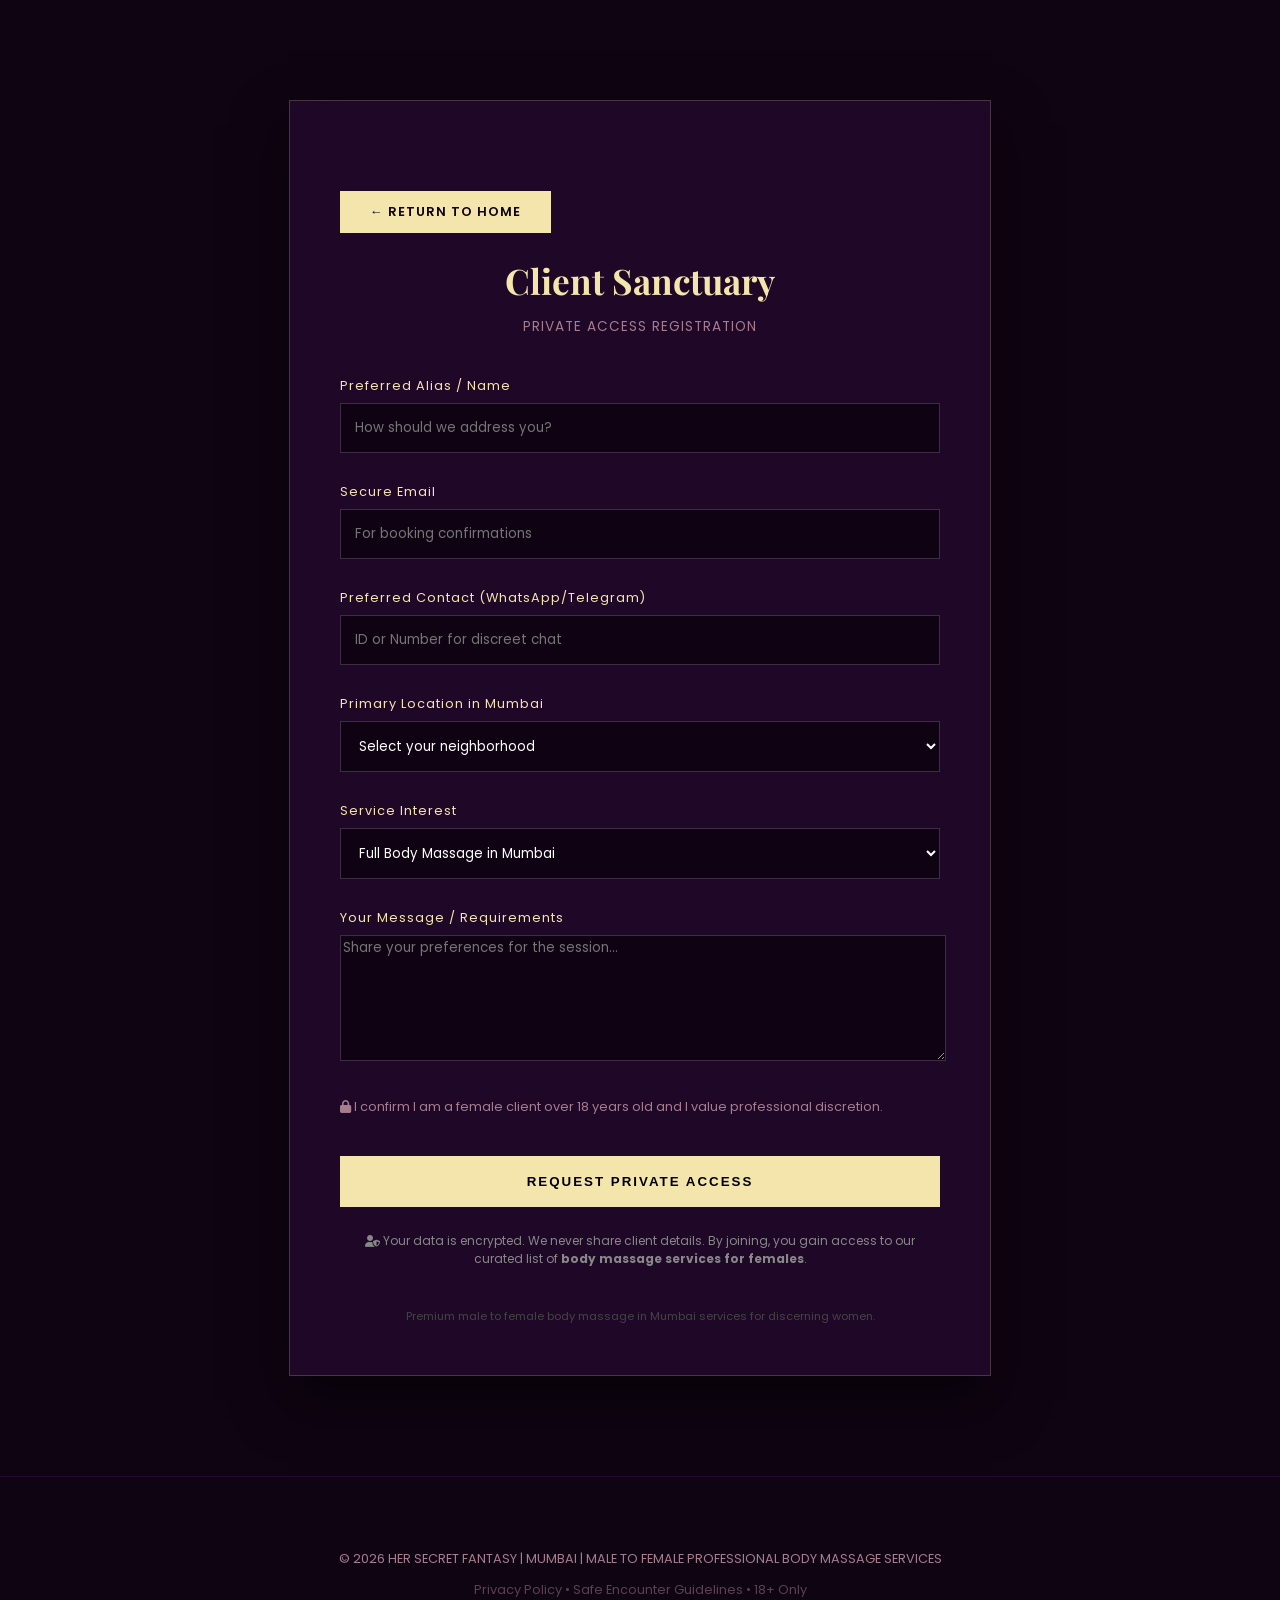
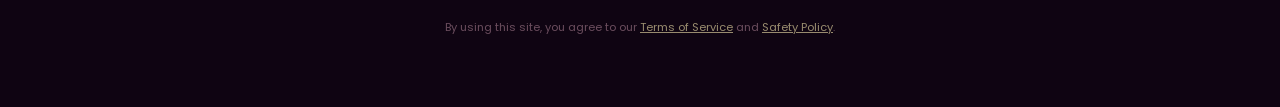
<file: customer-signup.html>
<!DOCTYPE html>
<html lang="en">
<head>
	<!-- Google tag (gtag.js) -->
<script async src="https://www.googletagmanager.com/gtag/js?id=G-ZJCHRRGRV6"></script>
<script>
  window.dataLayer = window.dataLayer || [];
  function gtag(){dataLayer.push(arguments);}
  gtag('js', new Date());

  gtag('config', 'G-ZJCHRRGRV6');
</script>
    <meta charset="UTF-8">
    <meta name="viewport" content="width=device-width, initial-scale=1.0">
    
    <title>Client Registration | Premium Body Massage Services for Females in Mumbai</title>
    <meta name="description" content="Register to access elite male to female body massage in Mumbai. Private full body massage services for females in Bandra, Juhu, and South Mumbai.">

    <link rel="preconnect" href="https://fonts.googleapis.com">
    <link href="https://fonts.googleapis.com/css2?family=Playfair+Display:wght@700&family=Poppins:wght@300;400;600&display=swap" rel="stylesheet">
    <link rel="stylesheet" href="https://cdnjs.cloudflare.com/ajax/libs/font-awesome/6.0.0/css/all.min.css">
    
    <style>
        :root {
            --bg-deep: #0f0412;
            --royal-purple: #23092e;
            --champagne: #f3e5ab;
            --dusty-rose: #a67c8e;
            --text-silver: #e0e0e0;
        }

        body {
            margin: 0;
            font-family: 'Poppins', sans-serif;
            background-color: var(--bg-deep);
            color: var(--text-silver);
            background-image: linear-gradient(rgba(15,4,18,0.9), rgba(15,4,18,0.9)), url('https://images.unsplash.com/photo-1590439471364-192aa70c0b53?auto=format&fit=crop&w=1920&q=80');
            background-size: cover;
            background-attachment: fixed;
        }

        .signup-container {
            max-width: 600px;
            margin: 100px auto;
            padding: 50px;
            background: rgba(35, 9, 46, 0.8);
            backdrop-filter: blur(20px);
            border: 1px solid rgba(243, 229, 171, 0.2);
            box-shadow: 0 25px 50px rgba(0,0,0,0.5);
        }

        h1 {
            font-family: 'Playfair Display', serif;
            color: var(--champagne);
            text-align: center;
            font-size: 2.2rem;
            margin-bottom: 10px;
        }

        .subtitle {
            text-align: center;
            font-size: 0.85rem;
            color: var(--dusty-rose);
            margin-bottom: 40px;
            letter-spacing: 1px;
            text-transform: uppercase;
        }

        .form-group { margin-bottom: 20px; }

        label {
            display: block;
            font-size: 0.8rem;
            margin-bottom: 8px;
            color: var(--champagne);
            letter-spacing: 1px;
        }

        input, select {
            width: 100%;
            padding: 14px;
            background: rgba(0,0,0,0.4);
            border: 1px solid rgba(243, 229, 171, 0.2);
            color: #fff;
            font-family: 'Poppins';
            border-radius: 0;
            box-sizing: border-box;
        }
 input, select, textarea { width: 100%;  background: rgba(0,0,0,0.5); border: 1px solid #3d2c42; color: #fff; font-family: 'Poppins'; margin-bottom: 10px; }

        input:focus {
            outline: none;
            border-color: var(--champagne);
            background: rgba(0,0,0,0.6);
        }

        .privacy-note {
            font-size: 0.75rem;
            color: #888;
            margin-top: 25px;
            line-height: 1.5;
            text-align: center;
        }

        .submit-btn {
            width: 100%;
            padding: 18px;
            background: var(--champagne);
            color: #000;
            border: none;
            font-weight: 700;
            text-transform: uppercase;
            letter-spacing: 2px;
            cursor: pointer;
            margin-top: 20px;
            transition: 0.3s;
        }

        .submit-btn:hover {
            background: #fff;
            transform: translateY(-2px);
        }

        .keyword-strip {
            margin-top: 40px;
            font-size: 0.7rem;
            color: #444;
            text-align: center;
        }
	
	 .btn-back {
            display: inline-block;
            margin-top: 40px;
            padding: 12px 30px;
            background: var(--champagne);
            color: var(--bg-deep);
            text-decoration: none;
            font-weight: 600;
            text-transform: uppercase;
            font-size: 0.8rem;
            letter-spacing: 1px;
            transition: 0.3s;
        }

        .btn-back:hover {
            background: #fff;
            transform: translateX(-5px);
        }
    </style>
</head>
<body>

    <div class="signup-container">
<a href="index.html" class="btn-back">← Return to Home</a>
        <h1>Client Sanctuary</h1>
        <p class="subtitle">Private Access Registration</p>

        <form id="royal-form1" action="https://formspree.io/f/mdagovbo" method="POST">
            <div class="form-group">
                <label>Preferred Alias / Name</label>
                <input type="text" name="client_name" placeholder="How should we address you?" required>
            </div>

            <div class="form-group">
                <label>Secure Email</label>
                <input type="email" name="client_email" placeholder="For booking confirmations" required>
            </div>

            <div class="form-group">
                <label>Preferred Contact (WhatsApp/Telegram)</label>
                <input type="text" name="contact_id" placeholder="ID or Number for discreet chat" required>
            </div>

           <div class="form-group">
    <label>Primary Location in Mumbai</label>
    <select name="location" id="locationSelect" onchange="toggleOtherLocation()" required>
        <option value="" disabled selected>Select your neighborhood</option>
        <option value="Bandra">Bandra / Khar</option>
        <option value="Juhu">Juhu / Vile Parle</option>
        <option value="SoBo">South Mumbai (Colaba/Worli)</option>
        <option value="Andheri">Andheri / Lokhandwala</option>
        <option value="Powai">Powai / Hiranandani</option>
        <option value="other">Other Location...</option>
    </select>
</div>

<div class="form-group" id="otherLocationGroup" style="display: none;">
    <label>Please Specify Neighborhood</label>
    <input type="text" name="custom_location" id="customLocationInput" placeholder="Enter your specific area in Mumbai">
</div>

            <div class="form-group">
                <label>Service Interest</label>
                <select name="interest">
                    <option>Full Body Massage in Mumbai</option>
                    <option>Sensory & Roleplay Experiences</option>
                    <option>Long-duration Sovereign Outcalls</option>
                </select>
            </div>

<div class="form-group">
                    <label>Your Message / Requirements</label>
                    <textarea name="message" rows="6" placeholder="Share your preferences for the session..."></textarea>
                </div>
		  <p style="font-size: 0.8rem; margin-bottom: 20px; color: var(--dusty-rose);">
                    <i class="fas fa-lock"></i> I confirm I am a female client over 18 years old and I value professional discretion.
                </p>

            <button type="submit" class="submit-btn">Request Private Access</button>

            <p class="privacy-note">
                <i class="fas fa-user-shield"></i> Your data is encrypted. We never share client details. 
                By joining, you gain access to our curated list of <strong>body massage services for females</strong>.
            </p>
        </form>
	<p id="form-response" style="text-align: center; margin-top: 20px; display: none; color: var(--champagne);"></p>

        <div class="keyword-strip">
            Premium male to female body massage in Mumbai services for discerning women.
        </div>
    </div>

  <footer style="padding: 60px; text-align: center; border-top: 1px solid var(--royal-purple); font-size: 0.8rem; color: var(--dusty-rose);">
        <p>&copy; 2026 HER SECRET FANTASY | MUMBAI | MALE TO FEMALE PROFESSIONAL BODY MASSAGE SERVICES</p>
        <p style="opacity: 0.5;">Privacy Policy • Safe Encounter Guidelines • 18+ Only</p>
	
	<p style="margin-top: 20px; font-size: 0.7rem; opacity: 0.6;">
    By using this site, you agree to our 
    <a href="termcondition.html" style="color: var(--champagne); text-decoration: underline;">Terms of Service</a> and 
    <a href="termcondition.html" style="color: var(--champagne); text-decoration: underline;">Safety Policy</a>.
</p>
    </footer>

</body>
<script>
function toggleOtherLocation() {
    const selectBox = document.getElementById("locationSelect");
    const otherGroup = document.getElementById("otherLocationGroup");
    const otherInput = document.getElementById("customLocationInput");

    if (selectBox.value === "other") {
        otherGroup.style.display = "block";
        otherInput.setAttribute("required", "true"); // Make it mandatory if visible
        otherInput.focus();
    } else {
        otherGroup.style.display = "none";
        otherInput.removeAttribute("required");
        otherInput.value = ""; // Clear value if user changes mind
    }
}
</script>

 <script>
        const form = document.getElementById("royal-form1");
        const btn = document.getElementById("submit-btn");
        const resp = document.getElementById("form-response");

        form.onsubmit = async (e) => {
            e.preventDefault();
          
            btn.innerHTML = "Submitting Discreetly...";
            
            const data = new FormData(form);
            const response = await fetch(form.action, {
                method: 'POST',
                body: data,
                headers: { 'Accept': 'application/json' }
            });

            if (response.ok) {
                resp.style.display = "block";
                resp.innerHTML = "<i class='fas fa-check-circle'></i> Request received. I will reach out to you shortly via the provided email/mobile.";
                form.reset();
                btn.innerHTML = "Request Sent";
            } else {
                resp.style.display = "block";
                resp.style.color = "#ff6b6b";
                resp.innerHTML = "Error. Please try again or use the WhatsApp button.";
                btn.disabled = false;
                btn.innerHTML = "Try Again";
            }
        };
    </script>

</html>
</file>
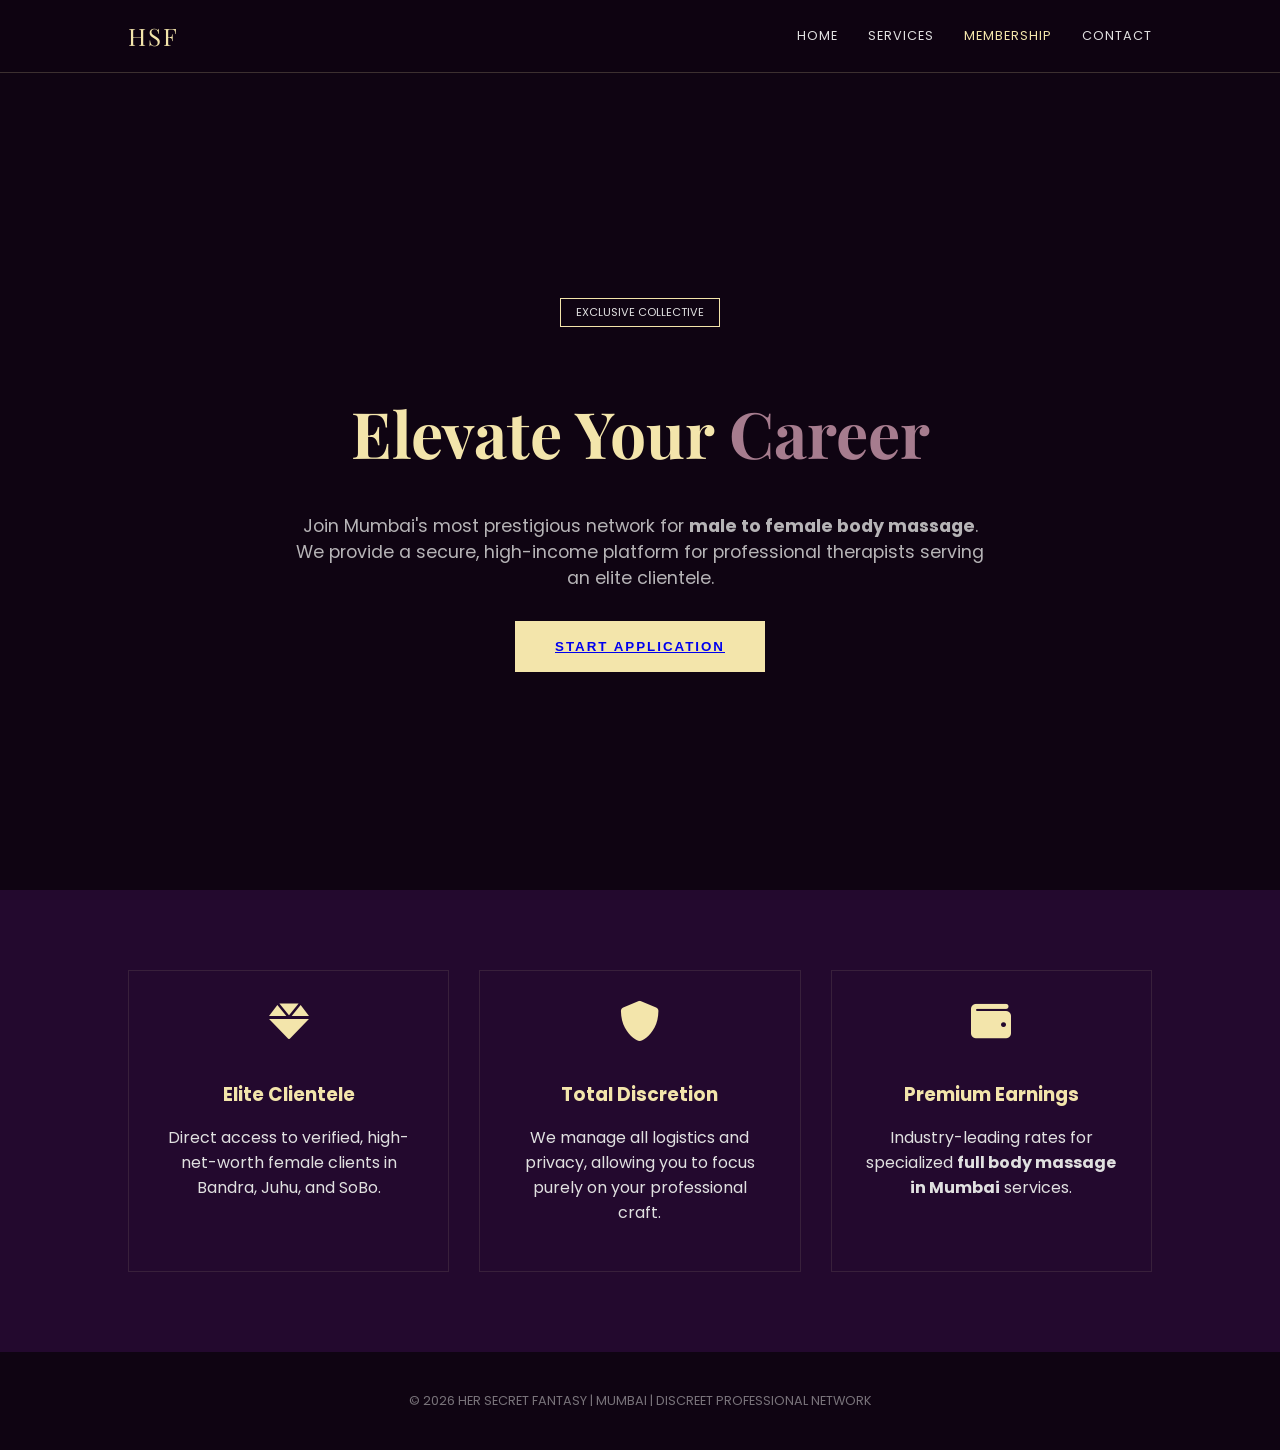
<file: join-as-therapist-elite.html>
<!DOCTYPE html>
<html lang="en">
<head>
    <!-- Google tag (gtag.js) -->
<script async src="https://www.googletagmanager.com/gtag/js?id=G-ZJCHRRGRV6"></script>
<script>
  window.dataLayer = window.dataLayer || [];
  function gtag(){dataLayer.push(arguments);}
  gtag('js', new Date());

  gtag('config', 'G-ZJCHRRGRV6');
</script>
    <meta charset="UTF-8">
    <meta name="viewport" content="width=device-width, initial-scale=1.0">
    
    <title>Become a Member | Professional Male to Female Body Massage in Mumbai for working females</title>
    <meta name="description" content="Apply to join the elite collective of therapists providing male to female body massage in Mumbai. High-end opportunities for professional wellness specialists.">

    <link rel="preconnect" href="https://fonts.googleapis.com">
<link rel="icon" type="image/png" sizes="32x32" href="./image/favicon.png">
<link rel="icon" type="image/png" sizes="16x16" href="./image/favicon.png">
    <link href="https://fonts.googleapis.com/css2?family=Playfair+Display:wght@700&family=Poppins:wght@300;400;600&display=swap" rel="stylesheet">
    <link rel="stylesheet" href="https://cdnjs.cloudflare.com/ajax/libs/font-awesome/6.0.0/css/all.min.css">
    
    <style>
        :root {
            --bg-deep: #0f0412;
            --royal-purple: #23092e;
            --champagne: #f3e5ab;
            --dusty-rose: #a67c8e;
            --text-silver: #e0e0e0;
        }

        body {
            margin: 0;
            font-family: 'Poppins', sans-serif;
            background-color: var(--bg-deep);
            color: var(--text-silver);
            background-image: linear-gradient(rgba(15,4,18,0.95), rgba(15,4,18,0.95)), url('https://images.unsplash.com/photo-1507003211169-0a1dd7228f2d?auto=format&fit=crop&w=1920&q=80');
            background-size: cover;
            background-attachment: fixed;
        }

        /* NAVIGATION BAR */
        nav {
            background: rgba(15, 4, 18, 0.95);
            border-bottom: 1px solid rgba(243, 229, 171, 0.2);
            padding: 20px 10%;
            display: flex;
            justify-content: space-between;
            align-items: center;
            position: fixed;
            width: 100%;
            top: 0;
            z-index: 9999;
            backdrop-filter: blur(10px);
            box-sizing: border-box;
        }

        .logo {
            font-family: 'Playfair Display', serif;
            color: var(--champagne);
            font-size: 1.5rem;
            text-decoration: none;
            letter-spacing: 2px;
        }

        .nav-links { display: flex; gap: 30px; align-items: center; }
        .nav-links a {
            text-decoration: none;
            color: var(--text-silver);
            font-size: 0.8rem;
            text-transform: uppercase;
            letter-spacing: 1px;
            transition: 0.3s;
        }
        .nav-links a:hover { color: var(--champagne); }

        /* FORM STYLING */
        .page-header {
            text-align: center;
            padding: 150px 10% 40px;
        }

        .page-header h1 {
            font-family: 'Playfair Display', serif;
            font-size: 3rem;
            color: var(--champagne);
            margin-bottom: 10px;
        }

        .application-form {
            max-width: 900px;
            margin: 0 auto 100px;
            background: rgba(35, 9, 46, 0.7);
            padding: 50px;
            border: 1px solid rgba(243, 229, 171, 0.1);
            display: grid;
            grid-template-columns: 1fr 1fr;
            gap: 30px;
        }

        .section-title {
            grid-column: 1 / span 2;
            border-bottom: 1px solid var(--champagne);
            padding-bottom: 10px;
            margin-top: 20px;
            color: var(--champagne);
            text-transform: uppercase;
            font-size: 0.9rem;
            letter-spacing: 2px;
        }

        .form-group { display: flex; flex-direction: column; }
        .full-width { grid-column: 1 / span 2; }

        label { font-size: 0.75rem; color: var(--dusty-rose); margin-bottom: 8px; text-transform: uppercase; }
        
        input, select, textarea {
            padding: 12px;
            background: rgba(0,0,0,0.5);
            border: 1px solid rgba(255,255,255,0.1);
            color: #fff;
            font-family: 'Poppins';
        }

        input:focus, textarea:focus { border-color: var(--champagne); outline: none; }

        .upload-area {
            border: 2px dashed rgba(243, 229, 171, 0.3);
            padding: 20px;
            text-align: center;
            cursor: pointer;
            transition: 0.3s;
        }

        .upload-area:hover { border-color: var(--champagne); background: rgba(243, 229, 171, 0.05); }

        .submit-btn {
            grid-column: 1 / span 2;
            padding: 20px;
            background: var(--champagne);
            color: #000;
            font-weight: 700;
            text-transform: uppercase;
            border: none;
            letter-spacing: 2px;
            cursor: pointer;
            transition: 0.3s;
            margin-top: 20px;
        }

        .submit-btn:hover { background: #fff; transform: translateY(-3px); }

        @media (max-width: 768px) {
            .application-form { grid-template-columns: 1fr; padding: 25px; }
            .section-title, .submit-btn, .full-width { grid-column: 1; }
        }

 /* HERO SECTION */
        .hero-member {
            height: 90vh;
            background: linear-gradient(rgba(15, 4, 18, 0.7), rgba(15, 4, 18, 0.9)), url('https://images.unsplash.com/photo-1519690831588-42c4fd2e825b?auto=format&fit=crop&w=1920&q=80');
            background-size: cover;
            background-position: center;
            display: flex;
            flex-direction: column;
            justify-content: center;
            align-items: center;
            text-align: center;
            padding-top: 80px;
        }

        .hero-member h1 { font-family: 'Playfair Display'; font-size: clamp(2.5rem, 6vw, 4rem); color: var(--champagne); margin-bottom: 20px; }
        .hero-member p { max-width: 700px; font-size: 1.1rem; opacity: 0.8; margin-bottom: 30px; }

        /* BENEFITS SECTION */
        .benefits-grid {
            display: grid;
            grid-template-columns: repeat(3, 1fr);
            gap: 30px;
            padding: 80px 10%;
            background: var(--royal-purple);
        }

        .benefit-card { text-align: center; padding: 30px; border: 1px solid rgba(243, 229, 171, 0.1); }
        .benefit-card i { font-size: 2.5rem; color: var(--champagne); margin-bottom: 20px; }
        .benefit-card h3 { color: var(--champagne); margin-bottom: 15px; }

        /* FORM SECTION (HIDDEN BY DEFAULT) */
        #application-section {
            padding: 100px 10%;
            display: none; /* Triggered by CTA */
            animation: fadeIn 0.8s ease;
        }

        @keyframes fadeIn { from { opacity: 0; transform: translateY(20px); } to { opacity: 1; transform: translateY(0); } }

        .application-form {
            max-width: 900px;
            margin: 0 auto;
            background: rgba(35, 9, 46, 0.5);
            padding: 50px;
            border: 1px solid var(--champagne);
            display: grid;
            grid-template-columns: 1fr 1fr;
            gap: 25px;
        }

        .full-width { grid-column: 1 / span 2; }
        label { font-size: 0.75rem; color: var(--dusty-rose); text-transform: uppercase; margin-bottom: 5px; display: block; }
        input, select, textarea { width: 100%; padding: 12px; background: #000; border: 1px solid #333; color: #fff; box-sizing: border-box; }

        .btn-gold {
            background: var(--champagne); color: #000; padding: 18px 40px;
            text-decoration: none; font-weight: 700; letter-spacing: 2px;
            text-transform: uppercase; border: none; cursor: pointer; transition: 0.3s;
        }
        .btn-gold:hover { background: #fff; transform: scale(1.05); }

        @media (max-width: 768px) { .benefits-grid, .application-form { grid-template-columns: 1fr; } }
    </style>
</head>
<body>

    <nav>
        <a href="index.html" class="logo">HSF</a>
        <div class="nav-links">
            <a href="index.html">Home</a>
            <a href="index.html#services">Services</a>
            <a href="membership-gateway.html" style="color: var(--champagne);">Membership</a>
            <a href="index.html#contact">Contact</a>
        </div>
    </nav>
    <header class="hero-member">
        <div style="border: 1px solid var(--champagne); padding: 5px 15px; font-size: 0.7rem; margin-bottom: 20px;">EXCLUSIVE COLLECTIVE</div>
        <h1>Elevate Your <span style="color:var(--dusty-rose)">Career</span></h1>
        <p>Join Mumbai's most prestigious network for <strong>male to female body massage</strong>. We provide a secure, high-income platform for professional therapists serving an elite clientele.</p>
        <button class="btn-gold" onclick="showForm()"><a href="#application-section">Start Application</a></button>
    </header>

    <section class="benefits-grid">
        <div class="benefit-card">
            <i class="fas fa-gem"></i>
            <h3>Elite Clientele</h3>
            <p>Direct access to verified, high-net-worth female clients in Bandra, Juhu, and SoBo.</p>
        </div>
        <div class="benefit-card">
            <i class="fas fa-shield-alt"></i>
            <h3>Total Discretion</h3>
            <p>We manage all logistics and privacy, allowing you to focus purely on your professional craft.</p>
        </div>
        <div class="benefit-card">
            <i class="fas fa-wallet"></i>
            <h3>Premium Earnings</h3>
            <p>Industry-leading rates for specialized <strong>full body massage in Mumbai</strong> services.</p>
        </div>
    </section>

<section id="application-section">
    <div class="page-header">
        <h1>Therapist Collective</h1>
        <p>Join the premier destination for <strong>male to female body massage in Mumbai</strong>.</p>
    </div>

    <form class="application-form" action="https://formspree.io/f/YOUR_ID" method="POST" enctype="multipart/form-data">
        
        <div class="section-title">I. Private Identity</div>
        <div class="form-group">
            <label>Legal Full Name</label>
            <input type="text" name="legal_name" required>
        </div>
        <div class="form-group">
            <label>Public Alias (Displayed to Clients)</label>
            <input type="text" name="alias" placeholder="e.g., Aryan" required>
        </div>
        <div class="form-group">
            <label>WhatsApp Number</label>
            <input type="tel" name="phone" required>
        </div>
       <div class="form-group">
    <label>Primary Location in Mumbai</label>
    <select name="location" id="locationSelect" onchange="toggleOtherLocation()" required>
        <option value="" disabled selected>Select your neighborhood</option>
        <option value="Bandra">Bandra / Khar</option>
        <option value="Juhu">Juhu / Vile Parle</option>
        <option value="SoBo">South Mumbai (Colaba/Worli)</option>
        <option value="Andheri">Andheri / Lokhandwala</option>
        <option value="Powai">Powai / Hiranandani</option>
        <option value="other">Other Location...</option>
    </select>
</div>

<div class="form-group" id="otherLocationGroup" style="display: none;">
    <label>Please Specify Neighborhood</label>
    <input type="text" name="custom_location" id="customLocationInput" placeholder="Enter your specific area in Mumbai">
</div>

        <div class="section-title">II. Physical Attributes</div>
        <div class="form-group">
            <label>Age</label>
            <input type="number" name="age" required>
        </div>
        <div class="form-group">
            <label>Height (ft/in)</label>
            <input type="text" name="height" placeholder="e.g., 6'1" required>
        </div>
        <div class="form-group">
            <label>Languages Spoken</label>
            <input type="text" name="languages" placeholder="e.g., English, Hindi, Marathi">
        </div>
        <div class="form-group">
            <label>Physique Type</label>
            <select name="physique">
                <option>Athletic / Fit</option>
                <option>Muscular</option>
                <option>Lean</option>
            </select>
        </div>

        <div class="section-title">III. Professional Profile</div>
        <div class="form-group full-width">
            <label>Experience in <strong>Body Massage Services for Females</strong></label>
            <textarea name="experience" rows="3" placeholder="Tell us about your background..."></textarea>
        </div>
        <div class="form-group full-width">
            <label>Public Bio (This will be shown on your profile)</label>
            <textarea name="bio" rows="4" placeholder="Describe your style and how you ensure a luxury experience for female clients..."></textarea>
        </div>

        <div class="section-title">IV. Media Portfolio</div>
        <div class="form-group full-width">
            <p style="font-size: 0.7rem; color: var(--dusty-rose); margin-bottom: 10px;">Upload at least 2 clear photos (Headshot & Full Body). High-quality imagery increases client interest.</p>
            <div class="upload-area" onclick="document.getElementById('file-upload').click()">
                <i class="fas fa-camera" style="font-size: 1.5rem; color: var(--champagne); margin-bottom: 10px;"></i>
                <p style="font-size: 0.8rem;">Click to Upload Photos</p>
                <input type="file" id="file-upload" name="portfolio" multiple accept="image/*" style="display:none;">
            </div>
        </div>

        <button type="submit" class="submit-btn">Submit Elite Application</button>
        
        <p style="grid-column: 1 / span 2; text-align: center; font-size: 0.7rem; opacity: 0.5;">
            By applying, you confirm you are 18+ and agree to maintain absolute discretion regarding all clients of Her Secret Fantasy Mumbai.
        </p>
    </form>
</Section>

<footer style="padding: 40px; text-align: center; opacity: 0.5; font-size: 0.8rem;">
        &copy; 2026 HER SECRET FANTASY | MUMBAI | DISCREET PROFESSIONAL NETWORK
    </footer>

</body>
<script>
        function showForm() {
            document.getElementById('application-section').style.display = 'block';
            window.location.hash = 'application-section';
        }

        function toggleOther() {
            const select = document.getElementById('locationSelect');
            const otherDiv = document.getElementById('otherArea');
            if(select.value === 'other') {
                otherDiv.style.display = 'block';
                document.getElementById('customInput').required = true;
            } else {
                otherDiv.style.display = 'none';
                document.getElementById('customInput').required = false;
            }
        }
    </script>

<Script>
function toggleOtherLocation() {
    const selectBox = document.getElementById("locationSelect");
    const otherGroup = document.getElementById("otherLocationGroup");
    const otherInput = document.getElementById("customLocationInput");

    if (selectBox.value === "other") {
        otherGroup.style.display = "block";
        otherInput.setAttribute("required", "true"); // Make it mandatory if visible
        otherInput.focus();
    } else {
        otherGroup.style.display = "none";
        otherInput.removeAttribute("required");
        otherInput.value = ""; // Clear value if user changes mind
    }
}
</script>



</html>
</file>
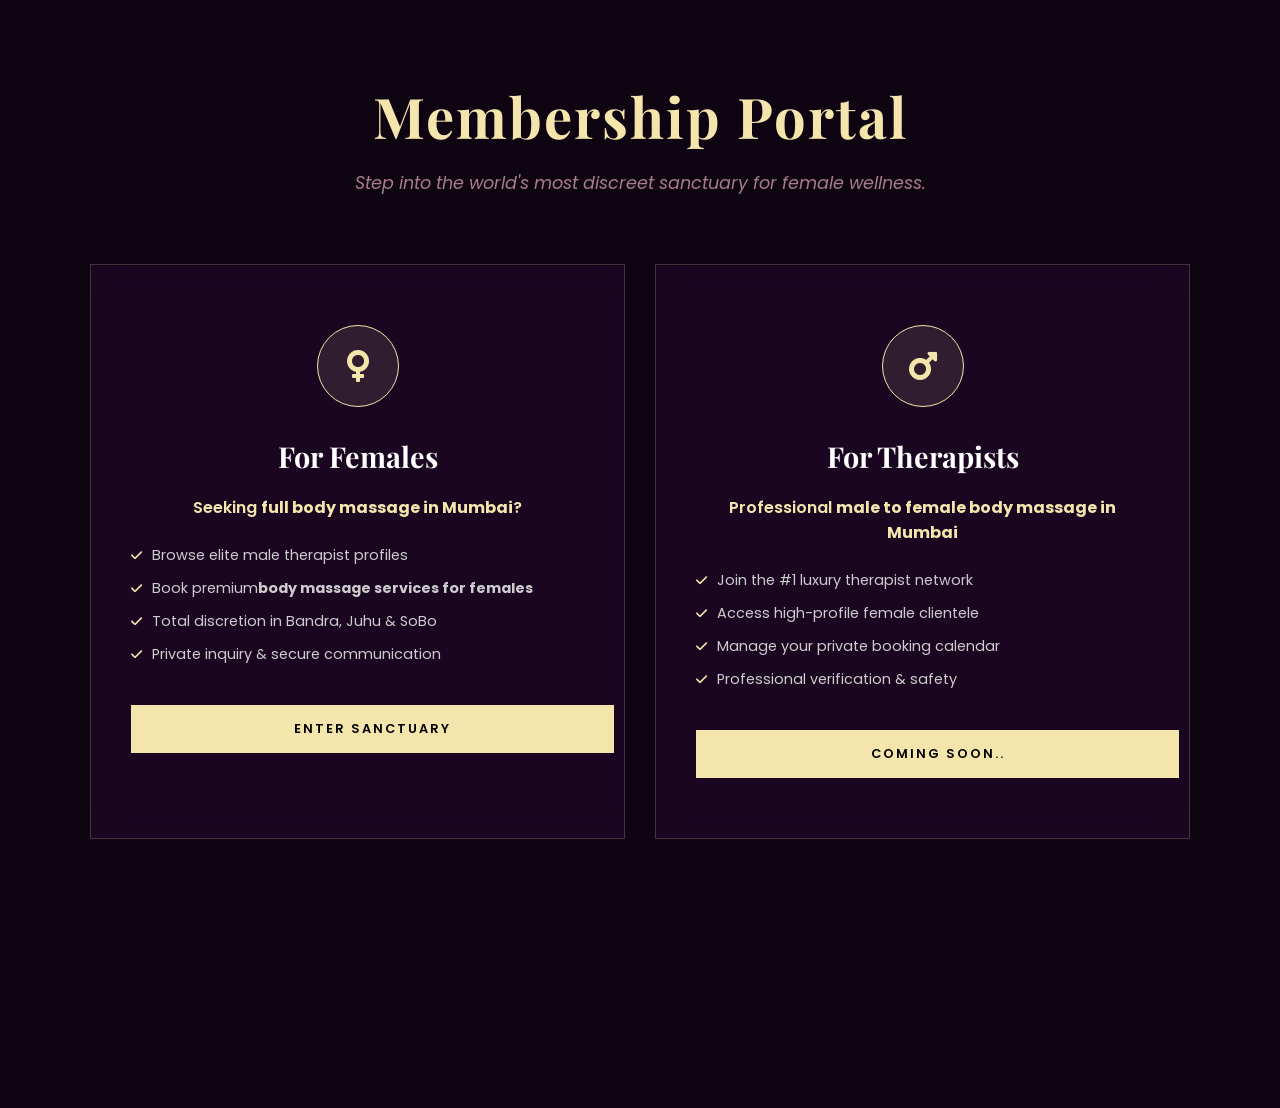
<file: membership-gateway.html>
<!DOCTYPE html>
<html lang="en">
<head>
	<!-- Google tag (gtag.js) -->
<script async src="https://www.googletagmanager.com/gtag/js?id=G-ZJCHRRGRV6"></script>
<script>
  window.dataLayer = window.dataLayer || [];
  function gtag(){dataLayer.push(arguments);}
  gtag('js', new Date());

  gtag('config', 'G-ZJCHRRGRV6');
</script>
    <meta charset="UTF-8">
    <meta name="viewport" content="width=device-width, initial-scale=1.0">
    
    <title>Join the Sanctuary | Male to Female Body Massage in Bandra, Andheri for working professionals</title>
    <meta name="description" content="Access the most exclusive full body massage in Mumbai. Premium body massage services for females in Bandra, Juhu, and South Mumbai. Register as a client or therapist.">
    <meta name="keywords" content="male to female body massage in mumbai, full body massage in mumbai, body massage services for females, female massage sanctuary Mumbai">

    <link rel="preconnect" href="https://fonts.googleapis.com">
<link rel="icon" type="image/png" sizes="32x32" href="./image/favicon.png">
<link rel="icon" type="image/png" sizes="16x16" href="./image/favicon.png">
    <link href="https://fonts.googleapis.com/css2?family=Playfair+Display:ital,wght@0,700;1,400&family=Poppins:wght@300;400;600&display=swap" rel="stylesheet">
    <link rel="stylesheet" href="https://cdnjs.cloudflare.com/ajax/libs/font-awesome/6.0.0/css/all.min.css">
    
    <style>
        :root {
            --bg-deep: #0f0412;
            --royal-purple: #23092e;
            --champagne: #f3e5ab;
            --dusty-rose: #a67c8e;
            --text-silver: #e0e0e0;
        }

        body, html {
            margin: 0;
            padding: 0;
            font-family: 'Poppins', sans-serif;
            background-color: var(--bg-deep);
            color: var(--text-silver);
            height: 100%;
            overflow-x: hidden;
        }

        /* BACKGROUND: Luxury Textures */
        .gateway-bg {
            position: fixed;
            top: 0;
            left: 0;
            width: 100%;
            height: 100%;
            background: linear-gradient(rgba(15, 4, 18, 0.85), rgba(15, 4, 18, 0.95)), 
                        url('https://images.unsplash.com/photo-1544161515-4ab6ce6db874?auto=format&fit=crop&w=1920&q=80'); /* Luxury Spa/Silk Background */
            background-size: cover;
            background-position: center;
            z-index: -1;
        }

        .gateway-wrapper {
            min-height: 100vh;
            display: flex;
            flex-direction: column;
            align-items: center;
            justify-content: center;
            padding: 40px 5%;
        }

        .header-area {
            text-align: center;
            margin-bottom: 50px;
            max-width: 800px;
        }

        .header-area h1 {
            font-family: 'Playfair Display', serif;
            font-size: clamp(2rem, 5vw, 3.5rem);
            color: var(--champagne);
            margin-bottom: 10px;
            letter-spacing: 2px;
        }

        .header-area p {
            font-size: 1.1rem;
            color: var(--dusty-rose);
            font-style: italic;
        }

        /* CHOICE CARDS */
        .cards-container {
            display: flex;
            gap: 30px;
            width: 100%;
            max-width: 1100px;
        }

        .choice-card {
            flex: 1;
            background: rgba(35, 9, 46, 0.6);
            border: 1px solid rgba(243, 229, 171, 0.2);
            padding: 60px 40px;
            text-align: center;
            backdrop-filter: blur(15px);
            transition: all 0.4s cubic-bezier(0.165, 0.84, 0.44, 1);
            position: relative;
        }

        .choice-card:hover {
            transform: translateY(-10px);
            border-color: var(--champagne);
            background: rgba(35, 9, 46, 0.8);
            box-shadow: 0 15px 40px rgba(0,0,0,0.5);
        }

        .icon-box {
            width: 80px;
            height: 80px;
            margin: 0 auto 30px;
            background: rgba(243, 229, 171, 0.1);
            border-radius: 50%;
            display: flex;
            align-items: center;
            justify-content: center;
            font-size: 2rem;
            color: var(--champagne);
            border: 1px solid var(--champagne);
        }

        .choice-card h2 {
            font-family: 'Playfair Display', serif;
            font-size: 1.8rem;
            margin-bottom: 20px;
            color: #fff;
        }

        .choice-card ul {
            text-align: left;
            padding: 0;
            list-style: none;
            margin-bottom: 40px;
            font-size: 0.9rem;
            color: #ccc;
        }

        .choice-card ul li {
            margin-bottom: 12px;
            display: flex;
            align-items: flex-start;
        }

        .choice-card ul li i {
            color: var(--champagne);
            margin-right: 10px;
            margin-top: 5px;
            font-size: 0.8rem;
        }

        .btn-action {
            display: block;
            width: 100%;
            padding: 15px;
            background: var(--champagne);
            color: #000;
            text-decoration: none;
            font-weight: 600;
            text-transform: uppercase;
            letter-spacing: 2px;
            font-size: 0.8rem;
            transition: 0.3s;
        }

        .btn-action:hover {
            background: #fff;
            letter-spacing: 3px;
        }

        /* SEO CONTENT BLOCK */
        .seo-footer-text {
            margin-top: 80px;
            text-align: center;
            max-width: 900px;
            font-size: 0.85rem;
            opacity: 0.6;
            line-height: 1.8;
        }

        @media (max-width: 850px) {
            .cards-container { flex-direction: column; }
            .choice-card { padding: 40px 25px; }
        }
    </style>
</head>
<body>

    <div class="gateway-bg"></div>

    <div class="gateway-wrapper">
        <div class="header-area">
            <h1>Membership Portal</h1>
            <p>Step into the world's most discreet sanctuary for female wellness.</p>
        </div>

        <div class="cards-container">
            <div class="choice-card">
                <div class="icon-box"><i class="fas fa-venus"></i></div>
                <h2>For Females</h2>
                <p style="margin-bottom: 25px; font-weight: 600; color: var(--champagne);">Seeking <strong>full body massage in Mumbai</strong>?</p>
                <ul>
                    <li><i class="fas fa-check"></i> Browse elite male therapist profiles</li>
                    <li><i class="fas fa-check"></i> Book premium <strong>body massage services for females</strong></li>
                    <li><i class="fas fa-check"></i> Total discretion in Bandra, Juhu & SoBo</li>
                    <li><i class="fas fa-check"></i> Private inquiry & secure communication</li>
                </ul>
                <a href="customer-signup.html" class="btn-action">Enter Sanctuary</a>
            </div>

            <div class="choice-card">
                <div class="icon-box"><i class="fas fa-mars"></i></div>
                <h2>For Therapists</h2>
                <p style="margin-bottom: 25px; font-weight: 600; color: var(--champagne);">Professional <strong>male to female body massage in Mumbai</strong></p>
                <ul>
                    <li><i class="fas fa-check"></i> Join the #1 luxury therapist network</li>
                    <li><i class="fas fa-check"></i> Access high-profile female clientele</li>
                    <li><i class="fas fa-check"></i> Manage your private booking calendar</li>
                    <li><i class="fas fa-check"></i> Professional verification & safety</li>
                </ul>
                <!--<a href="join-as-therapist-elite.html" class="btn-action">Join Collective</a>-->
		 <a href="index.html" class="btn-action">Coming Soon..</a>
            </div>
        </div>

        <div class="seo-footer-text">
            <p>
                Her Secret Fantasy provides the most trusted <strong>male to female body massage in Mumbai</strong>. We specialize in delivering a relaxing 
                <strong>full body massage in Mumbai</strong> exclusively for women who value privacy and premium quality. Our 
                <strong>body massage services for females</strong> are available as outcalls in major luxury hubs including Bandra West, Juhu, 
                Worli, and South Mumbai. Whether you are looking for sensory relaxation or therapeutic stress relief, our verified 
                male therapists are trained to provide a safe and world-class experience.
            </p>
        </div>
    </div>

</body>

</html>
</file>
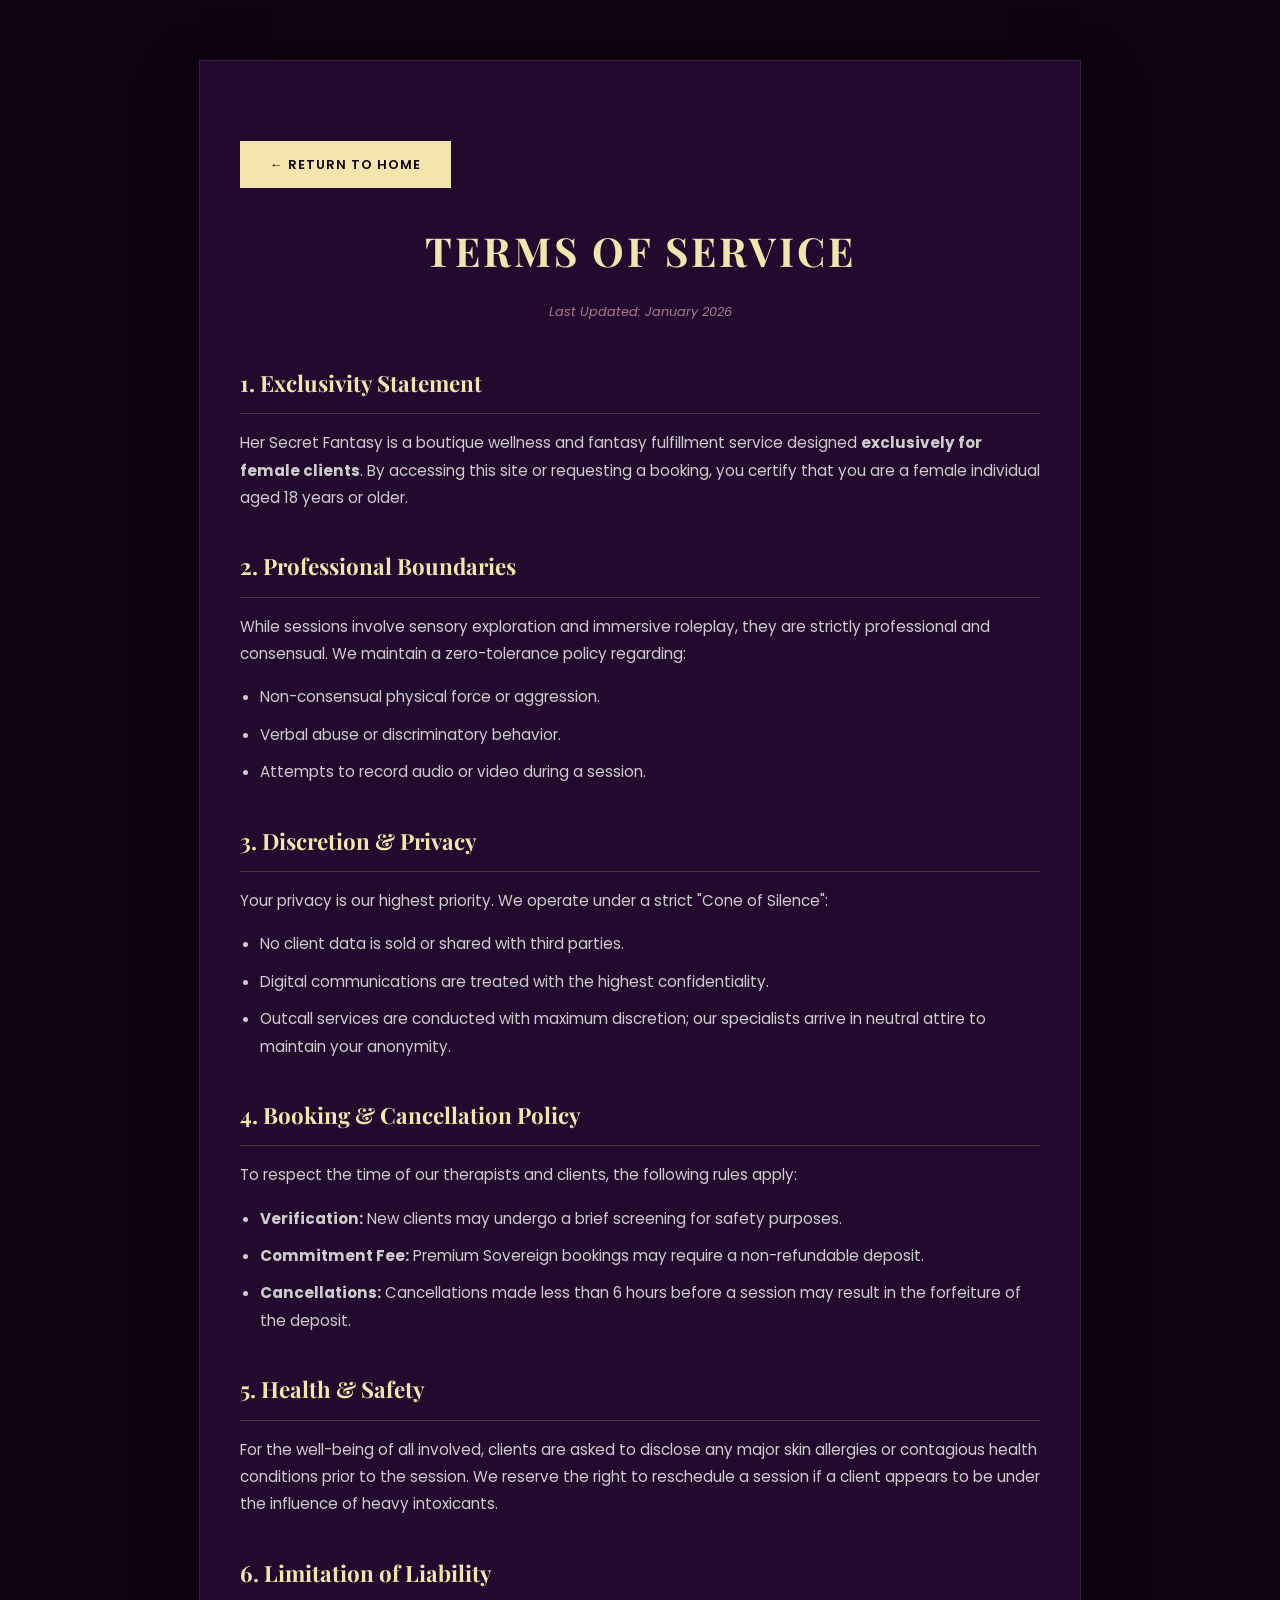
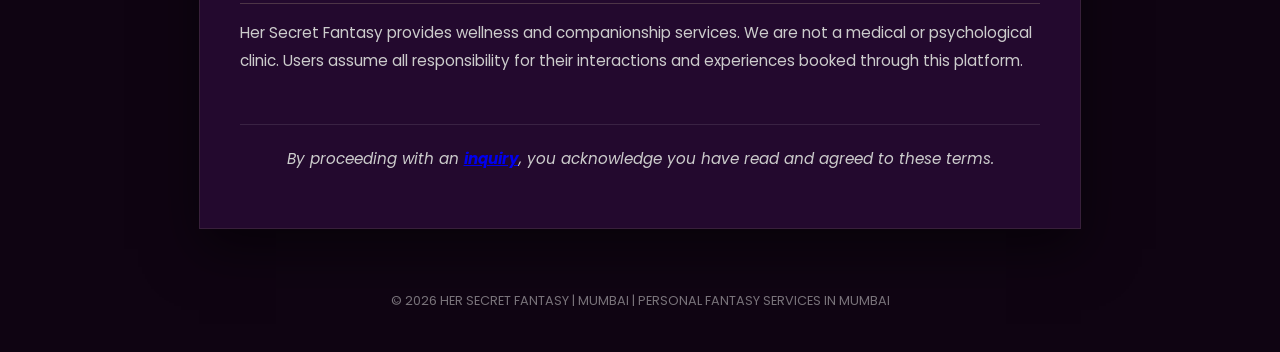
<file: termcondition.html>
<!DOCTYPE html>
<html lang="en">
<head>
    <meta charset="UTF-8">
    <meta name="viewport" content="width=device-width, initial-scale=1.0">
    <title>Terms & Conditions | Her Secret Fantasy Mumbai</title>
    <meta name="description" content="Mumbai's professional personal service provider for women. Specialized in male-to-female professional massage, sensory awakening, and bespoke fantasy fulfillment in total discretion.">
    <meta name="keywords" content="professional massage for females in Mumbai, female wellness Mumbai, safe fantasy services for ladies, discreet male to female massage, luxury spa for women Mumbai">
<link rel="icon" type="image/png" sizes="32x32" href="../hersecretfantasy/image/favicon.png">
<link rel="icon" type="image/png" sizes="16x16" href="../hersecretfantasy/image/favicon.png">
    
    <link rel="preconnect" href="https://fonts.googleapis.com">
    <link href="https://fonts.googleapis.com/css2?family=Playfair+Display:ital,wght@0,700;1,400&family=Poppins:wght@300;400&display=swap" rel="stylesheet">
    
    <style>
        :root {
            --bg-deep: #0f0412;
            --royal-purple: #23092e;
            --champagne: #f3e5ab;
            --dusty-rose: #a67c8e;
            --text-silver: #e0e0e0;
        }

        body {
            margin: 0;
            padding: 0;
            font-family: 'Poppins', sans-serif;
            background-color: var(--bg-deep);
            color: var(--text-silver);
            line-height: 1.8;
        }

        .container {
            max-width: 800px;
            margin: 60px auto;
            padding: 40px;
            background: var(--royal-purple);
            border: 1px solid rgba(243, 229, 171, 0.1);
            box-shadow: 0 20px 50px rgba(0,0,0,0.5);
        }

        h1, h2 {
            font-family: 'Playfair Display', serif;
            color: var(--champagne);
        }

        h1 {
            text-align: center;
            font-size: 2.5rem;
            margin-bottom: 10px;
            text-transform: uppercase;
            letter-spacing: 3px;
        }

        .last-updated {
            text-align: center;
            font-size: 0.8rem;
            color: var(--dusty-rose);
            margin-bottom: 40px;
            font-style: italic;
        }

        .policy-section {
            margin-bottom: 35px;
        }

        .policy-section h2 {
            font-size: 1.4rem;
            border-bottom: 1px solid rgba(243, 229, 171, 0.2);
            padding-bottom: 10px;
            margin-bottom: 15px;
        }

        p, li {
            font-size: 0.95rem;
            color: #ccc;
        }

        ul {
            padding-left: 20px;
        }

        li {
            margin-bottom: 10px;
        }

        .btn-back {
            display: inline-block;
            margin-top: 40px;
            padding: 12px 30px;
            background: var(--champagne);
            color: var(--bg-deep);
            text-decoration: none;
            font-weight: 600;
            text-transform: uppercase;
            font-size: 0.8rem;
            letter-spacing: 1px;
            transition: 0.3s;
        }

        .btn-back:hover {
            background: #fff;
            transform: translateX(-5px);
        }

        footer {
            text-align: center;
            margin-top: 60px;
            padding-bottom: 40px;
            font-size: 0.8rem;
            opacity: 0.5;
        }

        @media (max-width: 600px) {
            .container { margin: 20px; padding: 25px; }
        }
    </style>
</head>
<body>

    <div class="container">
        <a href="index.html" class="btn-back">← Return to Home</a>
        
        <h1>Terms of Service</h1>
        <p class="last-updated">Last Updated: January 2026</p>

        <div class="policy-section">
            <h2>1. Exclusivity Statement</h2>
            <p>Her Secret Fantasy is a boutique wellness and fantasy fulfillment service designed <strong>exclusively for female clients</strong>. By accessing this site or requesting a booking, you certify that you are a female individual aged 18 years or older.</p>
        </div>

        <div class="policy-section">
            <h2>2. Professional Boundaries</h2>
            <p>While sessions involve sensory exploration and immersive roleplay, they are strictly professional and consensual. We maintain a zero-tolerance policy regarding:</p>
            <ul>
                <li>Non-consensual physical force or aggression.</li>
                <li>Verbal abuse or discriminatory behavior.</li>
                <li>Attempts to record audio or video during a session.</li>
            </ul>
        </div>

        <div class="policy-section">
            <h2>3. Discretion & Privacy</h2>
            <p>Your privacy is our highest priority. We operate under a strict "Cone of Silence":</p>
            <ul>
                <li>No client data is sold or shared with third parties.</li>
                <li>Digital communications are treated with the highest confidentiality.</li>
                <li>Outcall services are conducted with maximum discretion; our specialists arrive in neutral attire to maintain your anonymity.</li>
            </ul>
        </div>

        <div class="policy-section">
            <h2>4. Booking & Cancellation Policy</h2>
            <p>To respect the time of our therapists and clients, the following rules apply:</p>
            <ul>
                <li><strong>Verification:</strong> New clients may undergo a brief screening for safety purposes.</li>
                <li><strong>Commitment Fee:</strong> Premium Sovereign bookings may require a non-refundable deposit.</li>
                <li><strong>Cancellations:</strong> Cancellations made less than 6 hours before a session may result in the forfeiture of the deposit.</li>
            </ul>
        </div>

        <div class="policy-section">
            <h2>5. Health & Safety</h2>
            <p>For the well-being of all involved, clients are asked to disclose any major skin allergies or contagious health conditions prior to the session. We reserve the right to reschedule a session if a client appears to be under the influence of heavy intoxicants.</p>
        </div>

        <div class="policy-section">
            <h2>6. Limitation of Liability</h2>
            <p>Her Secret Fantasy provides wellness and companionship services. We are not a medical or psychological clinic. Users assume all responsibility for their interactions and experiences booked through this platform.</p>
        </div>

        <p style="text-align: center; margin-top: 50px; border-top: 1px solid rgba(255,255,255,0.1); padding-top: 20px;">
            <em>By proceeding with an <a href="index.html#booking"><b>inquiry</b></a>, you acknowledge you have read and agreed to these terms.</em>
        </p>
    </div>

    <footer>
        &copy; 2026 HER SECRET FANTASY | MUMBAI | PERSONAL FANTASY SERVICES IN MUMBAI 
    </footer>

</body>
</html>
</file>
